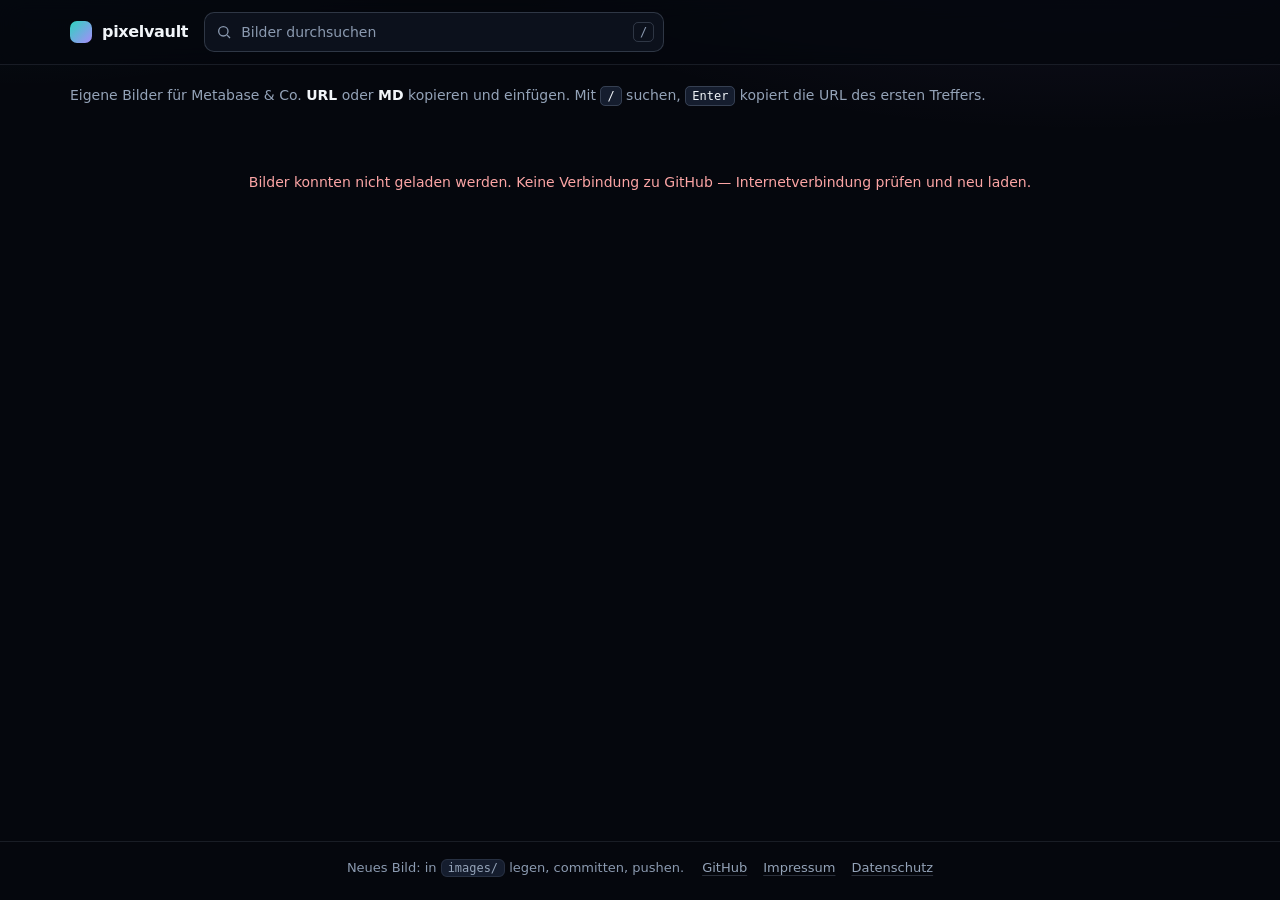
<file: index.html>
<!doctype html>
<html lang="de">
<head>
<meta charset="utf-8">
<meta name="viewport" content="width=device-width, initial-scale=1">
<title>pixelvault</title>
<meta name="description" content="Private Bildergalerie: eigene Bilder als URL oder Markdown kopieren und in Metabase & anderen Tools einbinden.">
<meta name="robots" content="noindex, nofollow, noarchive, noimageindex, nosnippet">
<meta name="googlebot" content="noindex, nofollow, noarchive, noimageindex, nosnippet">
<meta name="theme-color" content="#05070d">
<link rel="icon" href="favicon.svg" type="image/svg+xml">
<link rel="icon" href="favicon-96.png" sizes="96x96" type="image/png">
<link rel="icon" href="favicon-32.png" sizes="32x32" type="image/png">
<link rel="icon" href="favicon.ico" sizes="48x48">
<link rel="apple-touch-icon" href="apple-touch-icon.png">
<!-- Die Bildliste kommt von api.github.com (per fetch, daher crossorigin), die
     Großansicht von raw.githubusercontent.com. Die Verbindung vorab aufzubauen
     spart laut Lighthouse rund 300 ms. -->
<link rel="preconnect" href="https://api.github.com" crossorigin>
<link rel="preconnect" href="https://raw.githubusercontent.com">
<!-- Keine Schrift vom Google-Fonts-Server: Das übertrug bei jedem Aufruf die
     IP-Adresse ohne Einwilligung an Google. Die Schriftliste nimmt Inter, wenn
     lokal installiert, sonst die Systemschrift. -->
<link rel="stylesheet" href="style.css?v=dev">
</head>
<body>
  <header class="bar">
    <div class="bar-inner">
      <a class="brand" href="./">
        <span class="brand-mark" aria-hidden="true"></span>
        <h1 class="brand-name">pixelvault</h1>
      </a>
      <label class="search">
        <svg width="16" height="16" viewBox="0 0 24 24" fill="none" stroke="currentColor" stroke-width="2" aria-hidden="true"><circle cx="11" cy="11" r="7"/><line x1="21" y1="21" x2="16.65" y2="16.65"/></svg>
        <input id="search" type="search" placeholder="Bilder durchsuchen" aria-label="Bilder nach Dateiname durchsuchen" autocomplete="off" spellcheck="false">
        <kbd aria-hidden="true">/</kbd>
      </label>
      <span class="count" id="stats" aria-live="polite">lädt …</span>
    </div>
  </header>

  <main>
    <p class="intro">Eigene Bilder für Metabase &amp; Co. <b>URL</b> oder <b>MD</b> kopieren und einfügen. Mit <kbd>/</kbd> suchen, <kbd>Enter</kbd> kopiert die URL des ersten Treffers.</p>
    <section id="grid" class="grid" aria-label="Bilder"></section>
    <p id="empty" class="empty" hidden>Keine Bilder gefunden.</p>
    <p id="error" class="error" hidden></p>
  </main>

  <footer class="site-footer">
    <span>Neues Bild: in <code>images/</code> legen, committen, pushen.</span>
    <nav>
      <a href="https://github.com/freimoser/pixelvault" rel="noopener">GitHub</a>
      <a href="impressum.html">Impressum</a>
      <a href="datenschutz.html">Datenschutz</a>
    </nav>
  </footer>

  <div id="lightbox" class="lightbox" role="dialog" aria-modal="true" aria-labelledby="lb-name">
    <div class="lb-panel">
      <img id="lightbox-img" alt="">
      <div class="lb-bar">
        <div class="lb-meta">
          <span id="lb-name" class="name"></span>
          <span id="lb-size" class="size"></span>
        </div>
        <button id="lb-url" class="act" type="button">URL kopieren</button>
        <button id="lb-md" class="act" type="button">MD kopieren</button>
        <button id="lightbox-close" class="icon-btn" type="button" aria-label="Schließen">&times;</button>
      </div>
    </div>
  </div>

  <div id="toast" class="toast" role="status" aria-live="polite"></div>

  <script src="script.js?v=dev"></script>
</body>
</html>
</file>
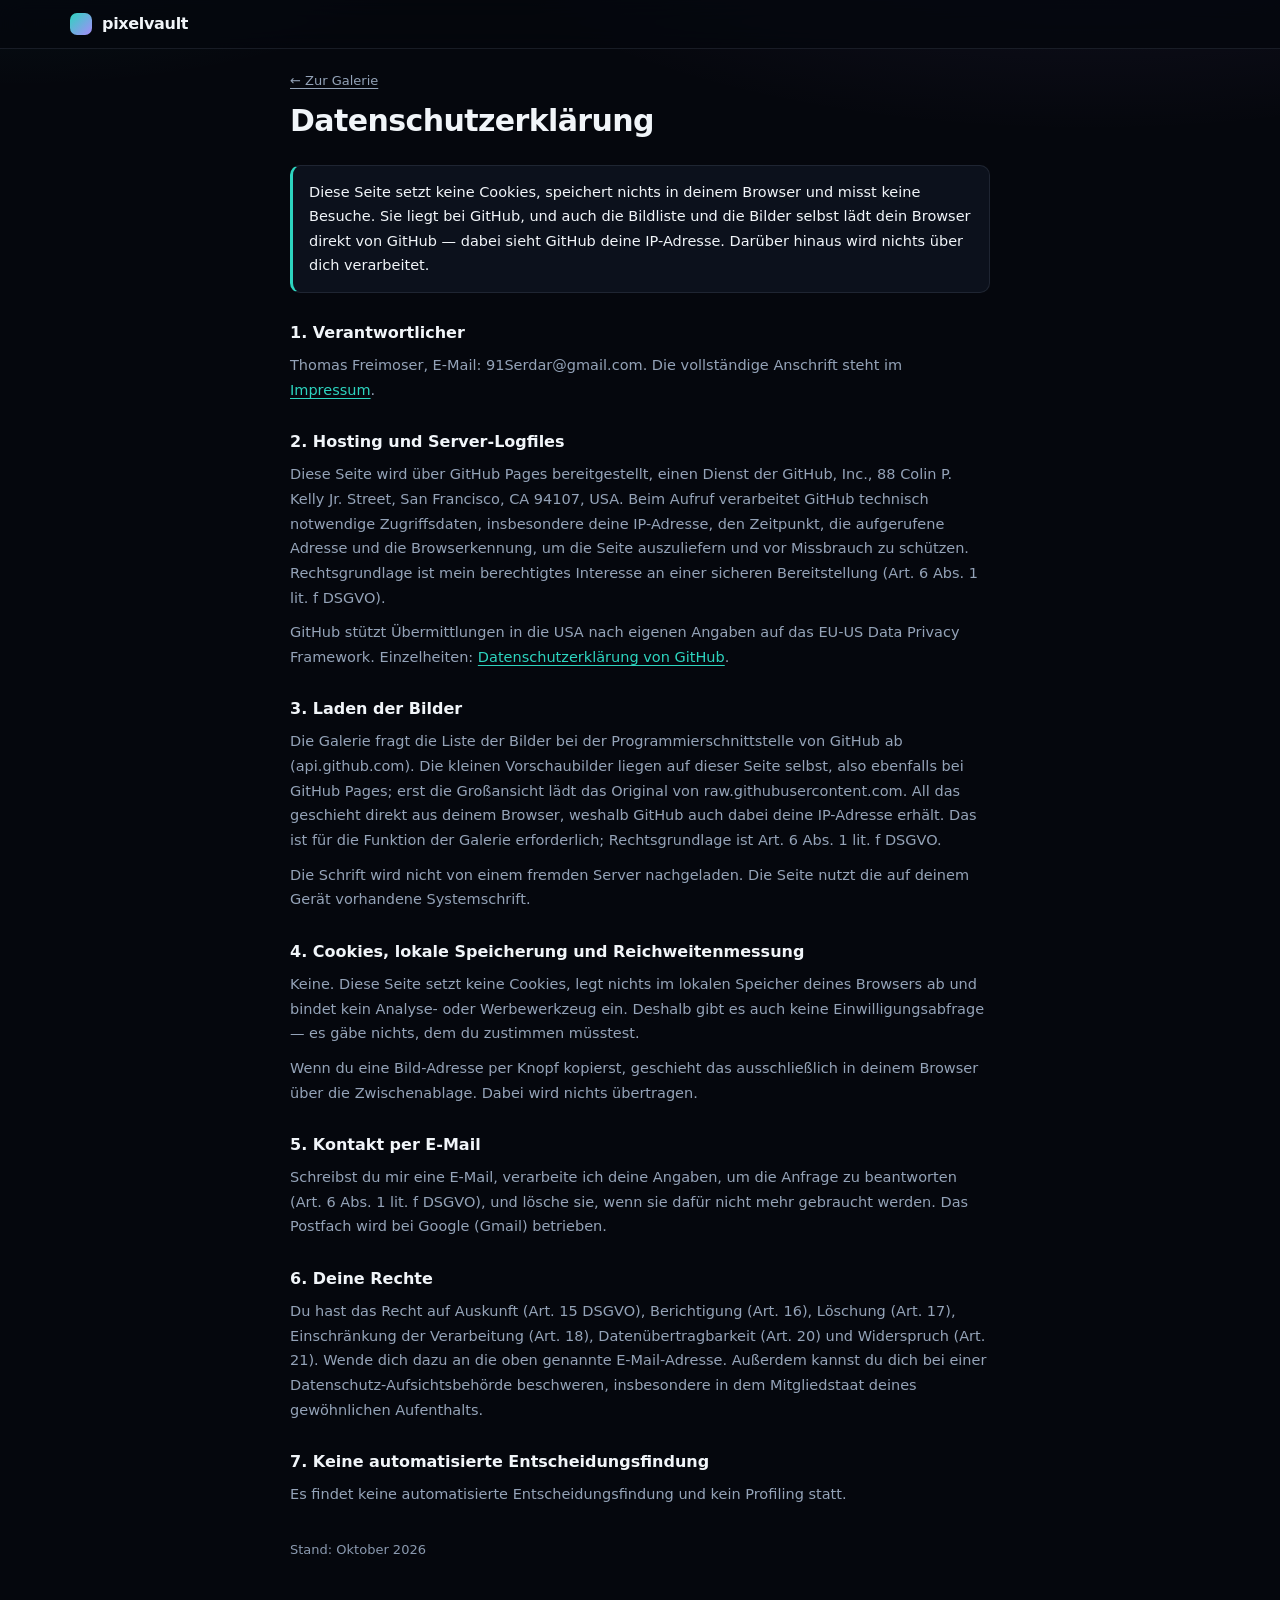
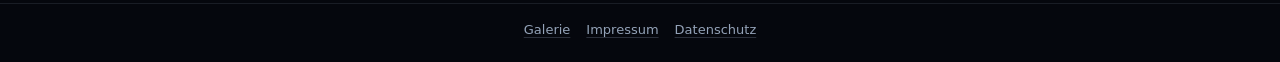
<file: datenschutz.html>
<!doctype html>
<html lang="de">
<head>
<meta charset="utf-8">
<meta name="viewport" content="width=device-width, initial-scale=1">
<title>Datenschutz · pixelvault</title>
<meta name="description" content="Datenschutzerklärung der pixelvault-Bildergalerie: keine Cookies, keine Messung, Bilder kommen von GitHub.">
<meta name="robots" content="noindex, follow">
<link rel="icon" href="favicon.svg" type="image/svg+xml">
<link rel="icon" href="favicon-96.png" sizes="96x96" type="image/png">
<link rel="icon" href="favicon-32.png" sizes="32x32" type="image/png">
<link rel="apple-touch-icon" href="apple-touch-icon.png">
<meta name="theme-color" content="#05070d">
<link rel="stylesheet" href="style.css?v=dev">
</head>
<body>
  <header class="bar">
    <div class="bar-inner">
      <a class="brand" href="./">
        <span class="brand-mark" aria-hidden="true"></span>
        <span class="brand-name">pixelvault</span>
      </a>
    </div>
  </header>

  <main>
    <article class="doc numbered">
      <a class="back-link" href="./">&larr; Zur Galerie</a>
      <h1>Datenschutzerklärung</h1>

      <div class="summary">
        <p>
          Diese Seite setzt keine Cookies, speichert nichts in deinem Browser und
          misst keine Besuche. Sie liegt bei GitHub, und auch die Bildliste und
          die Bilder selbst lädt dein Browser direkt von GitHub — dabei sieht
          GitHub deine IP-Adresse. Darüber hinaus wird nichts über dich
          verarbeitet.
        </p>
      </div>

      <h2>Verantwortlicher</h2>
      <p>
        Thomas Freimoser, E-Mail: 91Serdar@gmail.com. Die vollständige
        Anschrift steht im <a href="impressum.html">Impressum</a>.
      </p>

      <h2>Hosting und Server-Logfiles</h2>
      <p>
        Diese Seite wird über GitHub Pages bereitgestellt, einen Dienst der
        GitHub, Inc., 88 Colin P. Kelly Jr. Street, San Francisco, CA 94107,
        USA. Beim Aufruf verarbeitet GitHub technisch notwendige Zugriffsdaten,
        insbesondere deine IP-Adresse, den Zeitpunkt, die aufgerufene Adresse
        und die Browserkennung, um die Seite auszuliefern und vor Missbrauch zu
        schützen. Rechtsgrundlage ist mein berechtigtes Interesse an einer
        sicheren Bereitstellung (Art. 6 Abs. 1 lit. f DSGVO).
      </p>
      <p>
        GitHub stützt Übermittlungen in die USA nach eigenen Angaben auf das
        EU-US Data Privacy Framework. Einzelheiten:
        <a href="https://docs.github.com/de/site-policy/privacy-policies/github-general-privacy-statement" target="_blank" rel="noopener">Datenschutzerklärung von GitHub</a>.
      </p>

      <h2>Laden der Bilder</h2>
      <p>
        Die Galerie fragt die Liste der Bilder bei der Programmierschnittstelle
        von GitHub ab (api.github.com). Die kleinen Vorschaubilder liegen auf
        dieser Seite selbst, also ebenfalls bei GitHub Pages; erst die
        Großansicht lädt das Original von raw.githubusercontent.com. All das
        geschieht direkt aus deinem Browser, weshalb GitHub auch dabei deine
        IP-Adresse erhält. Das ist für die
        Funktion der Galerie erforderlich; Rechtsgrundlage ist Art. 6 Abs. 1
        lit. f DSGVO.
      </p>
      <p>
        Die Schrift wird nicht von einem fremden Server nachgeladen. Die Seite
        nutzt die auf deinem Gerät vorhandene Systemschrift.
      </p>

      <h2>Cookies, lokale Speicherung und Reichweitenmessung</h2>
      <p>
        Keine. Diese Seite setzt keine Cookies, legt nichts im lokalen Speicher
        deines Browsers ab und bindet kein Analyse- oder Werbewerkzeug ein.
        Deshalb gibt es auch keine Einwilligungsabfrage — es gäbe nichts, dem
        du zustimmen müsstest.
      </p>
      <p>
        Wenn du eine Bild-Adresse per Knopf kopierst, geschieht das
        ausschließlich in deinem Browser über die Zwischenablage. Dabei wird
        nichts übertragen.
      </p>

      <h2>Kontakt per E-Mail</h2>
      <p>
        Schreibst du mir eine E-Mail, verarbeite ich deine Angaben, um die
        Anfrage zu beantworten (Art. 6 Abs. 1 lit. f DSGVO), und lösche sie,
        wenn sie dafür nicht mehr gebraucht werden. Das Postfach wird bei Google
        (Gmail) betrieben.
      </p>

      <h2>Deine Rechte</h2>
      <p>
        Du hast das Recht auf Auskunft (Art. 15 DSGVO), Berichtigung (Art. 16),
        Löschung (Art. 17), Einschränkung der Verarbeitung (Art. 18),
        Datenübertragbarkeit (Art. 20) und Widerspruch (Art. 21). Wende dich
        dazu an die oben genannte E-Mail-Adresse. Außerdem kannst du dich bei
        einer Datenschutz-Aufsichtsbehörde beschweren, insbesondere in dem
        Mitgliedstaat deines gewöhnlichen Aufenthalts.
      </p>

      <h2>Keine automatisierte Entscheidungsfindung</h2>
      <p>
        Es findet keine automatisierte Entscheidungsfindung und kein Profiling
        statt.
      </p>

      <p class="stand">Stand: Oktober 2026</p>
    </article>
  </main>

  <footer class="site-footer">
    <nav>
      <a href="./">Galerie</a>
      <a href="impressum.html">Impressum</a>
      <a href="datenschutz.html">Datenschutz</a>
    </nav>
  </footer>
</body>
</html>
</file>
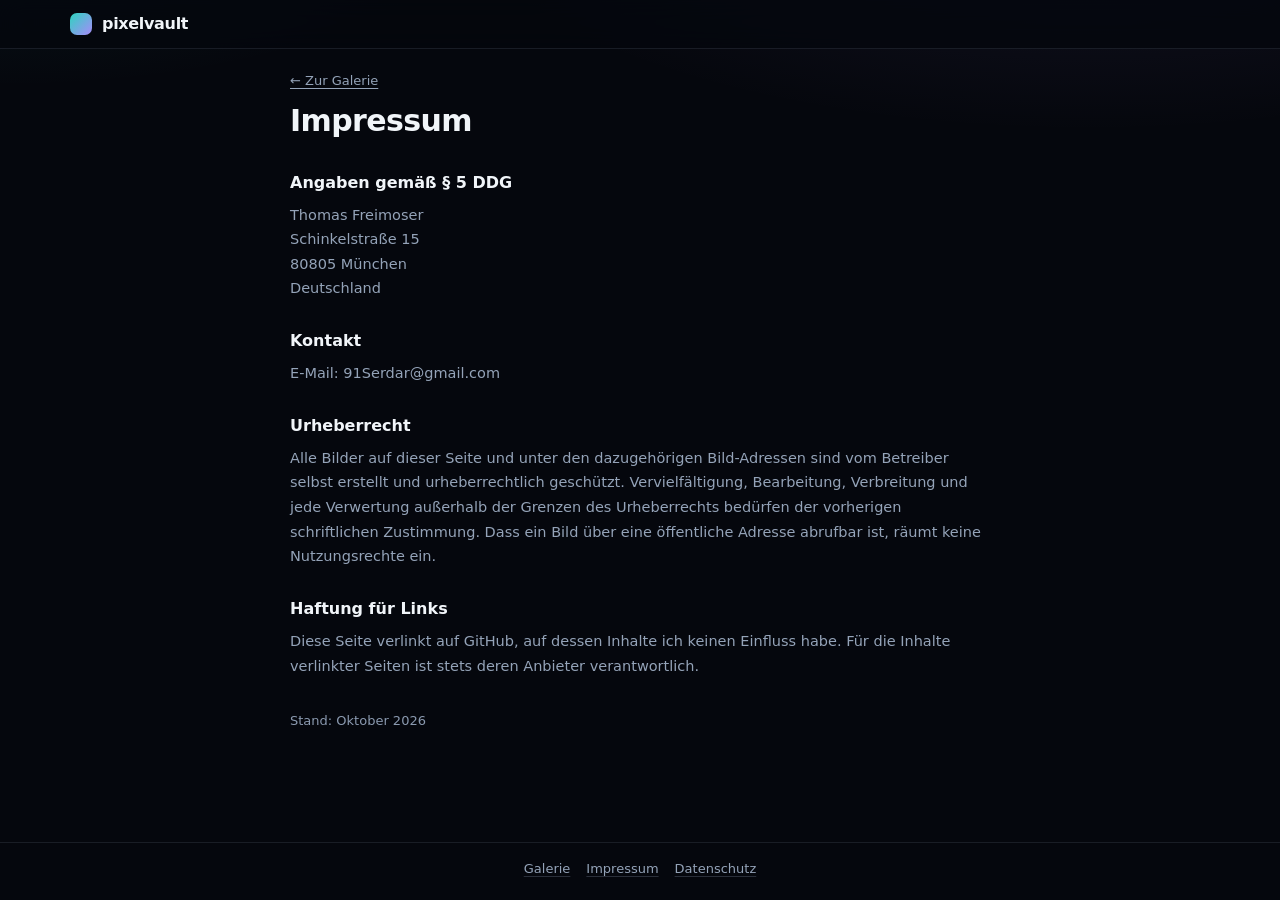
<file: impressum.html>
<!doctype html>
<html lang="de">
<head>
<meta charset="utf-8">
<meta name="viewport" content="width=device-width, initial-scale=1">
<title>Impressum · pixelvault</title>
<!-- noindex wegen der Privatanschrift: § 5 DDG verlangt Erreichbarkeit, nicht
     Auffindbarkeit über Google. follow bleibt an. -->
<meta name="description" content="Impressum der pixelvault-Bildergalerie: Anbieterangaben nach § 5 DDG und Kontakt.">
<meta name="robots" content="noindex, follow">
<link rel="icon" href="favicon.svg" type="image/svg+xml">
<link rel="icon" href="favicon-96.png" sizes="96x96" type="image/png">
<link rel="icon" href="favicon-32.png" sizes="32x32" type="image/png">
<link rel="apple-touch-icon" href="apple-touch-icon.png">
<meta name="theme-color" content="#05070d">
<link rel="stylesheet" href="style.css?v=dev">
</head>
<body>
  <header class="bar">
    <div class="bar-inner">
      <a class="brand" href="./">
        <span class="brand-mark" aria-hidden="true"></span>
        <span class="brand-name">pixelvault</span>
      </a>
    </div>
  </header>

  <main>
    <article class="doc">
      <a class="back-link" href="./">&larr; Zur Galerie</a>
      <h1>Impressum</h1>

      <h2>Angaben gemäß § 5 DDG</h2>
      <p>
        Thomas Freimoser<br>
        Schinkelstraße 15<br>
        80805 München<br>
        Deutschland
      </p>

      <h2>Kontakt</h2>
      <p>E-Mail: 91Serdar@gmail.com</p>

      <h2>Urheberrecht</h2>
      <p>
        Alle Bilder auf dieser Seite und unter den dazugehörigen Bild-Adressen
        sind vom Betreiber selbst erstellt und urheberrechtlich geschützt.
        Vervielfältigung, Bearbeitung, Verbreitung und jede Verwertung außerhalb
        der Grenzen des Urheberrechts bedürfen der vorherigen schriftlichen
        Zustimmung. Dass ein Bild über eine öffentliche Adresse abrufbar ist,
        räumt keine Nutzungsrechte ein.
      </p>

      <h2>Haftung für Links</h2>
      <p>
        Diese Seite verlinkt auf GitHub, auf dessen Inhalte ich keinen Einfluss
        habe. Für die Inhalte verlinkter Seiten ist stets deren Anbieter
        verantwortlich.
      </p>

      <p class="stand">Stand: Oktober 2026</p>
    </article>
  </main>

  <footer class="site-footer">
    <nav>
      <a href="./">Galerie</a>
      <a href="impressum.html">Impressum</a>
      <a href="datenschutz.html">Datenschutz</a>
    </nav>
  </footer>
</body>
</html>
</file>
<file: style.css>
/*
 * pixelvault — eine Seite, ein Zweck: Bild finden, Adresse kopieren.
 *
 * Farben aus dem freimoser.de-Thema. Jeder Textfarbton ist gegen alle drei
 * Hintergründe (Seite, Karte, Knopf) auf mindestens 4,5:1 geprüft; --line
 * ist ausschließlich für Rahmen da, nie für Text.
 */
:root {
  --bg: #05070d;
  --card: #0c111c;
  --raised: #151d2e;
  --text: #f1f5f9;          /* 18,4:1 */
  --text-2: #94a3b8;        /*  7,9:1 */
  --muted: #8b9ab0;         /*  7,0:1 — ersetzt #64748b (4,2:1) und #475569 (2,7:1) */
  --line: rgba(148, 163, 184, 0.14);
  --line-strong: rgba(148, 163, 184, 0.26);
  --accent: #2dd4bf;        /* 10,8:1 */
  --accent-soft: rgba(45, 212, 191, 0.12);
  --violet: #a78bfa;
  --warn: #fbbf24;          /* 12,1:1 */
  --radius: 14px;
  --font: "Inter", -apple-system, system-ui, "Segoe UI", Roboto, sans-serif;
  --mono: ui-monospace, "SF Mono", Menlo, Consolas, monospace;
}

* { box-sizing: border-box; }

html { color-scheme: dark; }
body {
  margin: 0;
  min-height: 100vh;
  display: flex;
  flex-direction: column;
  background:
    radial-gradient(1100px 420px at 85% -120px, rgba(167, 139, 250, 0.10), transparent 60%),
    radial-gradient(900px 380px at 0% -140px, rgba(45, 212, 191, 0.10), transparent 60%),
    var(--bg);
  color: var(--text);
  font: 15px/1.5 var(--font);
  -webkit-font-smoothing: antialiased;
}

a { color: var(--accent); }
a:hover { color: #5eead4; }
code {
  font-family: var(--mono);
  font-size: 0.92em;
  background: var(--raised);
  border: 1px solid var(--line);
  border-radius: 6px;
  padding: 1px 6px;
  color: var(--text-2);
}
[hidden] { display: none !important; }

:focus-visible {
  outline: 2px solid var(--accent);
  outline-offset: 2px;
  border-radius: 8px;
}

/* --- Kopfleiste: Marke, Suche, Zähler in einer Zeile ------------------ */
.bar {
  position: sticky;
  top: 0;
  z-index: 10;
  background: rgba(5, 7, 13, 0.78);
  backdrop-filter: blur(12px);
  -webkit-backdrop-filter: blur(12px);
  border-bottom: 1px solid var(--line);
}
.bar-inner {
  max-width: 1180px;
  margin: 0 auto;
  padding: 12px 20px;
  display: flex;
  align-items: center;
  gap: 16px;
}
.brand {
  display: flex;
  align-items: center;
  gap: 10px;
  color: var(--text);
  text-decoration: none;
  flex-shrink: 0;
}
.brand:hover { color: var(--text); }
.brand-mark {
  width: 22px;
  height: 22px;
  border-radius: 7px;
  background: linear-gradient(135deg, var(--accent), var(--violet));
}
.brand-name {
  margin: 0;
  font-size: 16px;
  font-weight: 750;
  letter-spacing: -0.02em;
}

.search {
  position: relative;
  flex: 1;
  max-width: 460px;
}
.search svg {
  position: absolute;
  left: 12px;
  top: 50%;
  transform: translateY(-50%);
  color: var(--muted);
  pointer-events: none;
}
.search input {
  width: 100%;
  height: 40px;
  padding: 0 40px 0 36px;
  background: var(--card);
  border: 1px solid var(--line-strong);
  border-radius: 10px;
  color: var(--text);
  font: inherit;
  font-size: 14px;
  transition: border-color 0.15s, background 0.15s;
}
.search input::placeholder { color: var(--muted); }
.search input:focus { outline: none; border-color: var(--accent); background: #0e1522; }
.search input::-webkit-search-cancel-button { display: none; }
.search kbd {
  position: absolute;
  right: 10px;
  top: 50%;
  transform: translateY(-50%);
  font: 12px/1 var(--mono);
  color: var(--muted);
  border: 1px solid var(--line-strong);
  border-radius: 5px;
  padding: 3px 6px;
}
.search input:focus ~ kbd { display: none; }

.count {
  margin-left: auto;
  color: var(--muted);
  font-size: 13px;
  white-space: nowrap;
  font-variant-numeric: tabular-nums;
}

/* --- Inhalt ------------------------------------------------------------- */
main {
  flex: 1;
  width: 100%;
  max-width: 1180px;
  margin: 0 auto;
  padding: 20px 20px 32px;
}
.intro {
  margin: 0 0 18px;
  color: var(--text-2);
  font-size: 14px;
}
.intro b { color: var(--text); font-weight: 600; }

.grid {
  display: grid;
  grid-template-columns: repeat(auto-fill, minmax(190px, 1fr));
  gap: 14px;
}

.card {
  display: flex;
  flex-direction: column;
  background: var(--card);
  border: 1px solid var(--line);
  border-radius: var(--radius);
  overflow: hidden;
  transition: border-color 0.15s, transform 0.15s;
}
.card:hover { border-color: var(--line-strong); }

.thumb {
  all: unset;
  display: block;
  aspect-ratio: 16 / 10;
  cursor: zoom-in;
  /* Schachbrett zeigt, wo ein PNG transparent ist. */
  background:
    conic-gradient(#121a28 25%, #0c111c 0 50%, #121a28 0 75%, #0c111c 0) 0 0 / 14px 14px;
}
.thumb img {
  width: 100%;
  height: 100%;
  object-fit: contain;
  display: block;
  transition: transform 0.25s ease;
}
.card:hover .thumb img { transform: scale(1.02); }
.thumb:focus-visible { outline-offset: -2px; border-radius: 0; }

.card-foot {
  display: flex;
  align-items: center;
  gap: 8px;
  padding: 10px 10px 10px 12px;
  border-top: 1px solid var(--line);
}
.meta { flex: 1; min-width: 0; }
.name {
  display: block;
  font: 12.5px/1.35 var(--mono);
  color: var(--text-2);
  white-space: nowrap;
  overflow: hidden;
  text-overflow: ellipsis;
}
.size {
  font-size: 11.5px;
  color: var(--muted);
  font-variant-numeric: tabular-nums;
}
/* Bernstein statt Rot: ein großes Bild ist ein Hinweis, kein Fehler. */
.size.heavy { color: var(--warn); cursor: help; }

.act {
  appearance: none;
  height: 30px;
  padding: 0 10px;
  border-radius: 8px;
  border: 1px solid var(--line-strong);
  background: var(--raised);
  color: var(--text);
  font: 600 12px/1 var(--font);
  letter-spacing: 0.02em;
  cursor: pointer;
  transition: border-color 0.15s, color 0.15s, background 0.15s;
}
.act:hover { border-color: var(--accent); color: #5eead4; }
.act.copied { background: var(--accent-soft); border-color: var(--accent); color: #5eead4; }

.empty, .error {
  margin: 48px 0;
  text-align: center;
  color: var(--text-2);
  font-size: 14px;
}
.error { color: #fca5a5; }

/* --- Fuß ---------------------------------------------------------------- */
.site-footer {
  border-top: 1px solid var(--line);
  padding: 16px 20px 22px;
  display: flex;
  flex-wrap: wrap;
  gap: 8px 18px;
  justify-content: center;
  align-items: center;
  font-size: 13px;
  color: var(--muted);
}
.site-footer nav { display: flex; gap: 16px; }
.site-footer a { color: var(--text-2); text-decoration: underline; text-underline-offset: 3px; text-decoration-color: var(--line-strong); }
.site-footer a:hover { color: var(--accent); text-decoration-color: currentColor; }

/* --- Großansicht ------------------------------------------------------- */
.lightbox {
  position: fixed;
  inset: 0;
  z-index: 100;
  display: flex;
  align-items: center;
  justify-content: center;
  padding: 24px;
  background: rgba(3, 5, 10, 0.9);
  backdrop-filter: blur(6px);
  -webkit-backdrop-filter: blur(6px);
  opacity: 0;
  visibility: hidden;
  pointer-events: none;
  /* Sichtbarkeit schaltet ohne Dauer um — nur die Verzögerung unterscheidet
     sich. So hängt das Sichtbarwerden nie daran, dass eine Animation läuft. */
  transition: opacity 0.16s ease, visibility 0s linear 0.16s;
}
.lightbox.show {
  opacity: 1;
  visibility: visible;
  pointer-events: auto;
  transition: opacity 0.16s ease, visibility 0s linear 0s;
}
.lb-panel {
  display: flex;
  flex-direction: column;
  max-width: min(1100px, 100%);
  max-height: 100%;
  background: var(--card);
  border: 1px solid var(--line-strong);
  border-radius: 16px;
  overflow: hidden;
  box-shadow: 0 24px 80px rgba(0, 0, 0, 0.6);
}
.lb-panel img {
  display: block;
  max-width: 100%;
  max-height: calc(100vh - 140px);
  object-fit: contain;
  background: conic-gradient(#121a28 25%, #0c111c 0 50%, #121a28 0 75%, #0c111c 0) 0 0 / 16px 16px;
}
.lb-bar {
  display: flex;
  align-items: center;
  gap: 8px;
  padding: 10px 12px 10px 14px;
  border-top: 1px solid var(--line);
}
.lb-meta { flex: 1; min-width: 0; }
.icon-btn {
  appearance: none;
  width: 32px;
  height: 30px;
  border-radius: 8px;
  border: 1px solid var(--line-strong);
  background: transparent;
  color: var(--text-2);
  font-size: 20px;
  line-height: 1;
  cursor: pointer;
}
.icon-btn:hover { color: var(--text); border-color: var(--text-2); }

/* --- Rückmeldung ------------------------------------------------------- */
.toast {
  position: fixed;
  left: 50%;
  bottom: 22px;
  z-index: 200;
  transform: translate(-50%, 12px);
  max-width: calc(100vw - 32px);
  padding: 10px 16px;
  border-radius: 10px;
  border: 1px solid var(--accent);
  background: #0f1a24;
  color: var(--text);
  font-size: 13.5px;
  box-shadow: 0 10px 30px rgba(0, 0, 0, 0.45);
  opacity: 0;
  pointer-events: none;
  transition: opacity 0.18s, transform 0.18s;
}
.toast.show { opacity: 1; transform: translate(-50%, 0); }

/* --- Rechtsseiten ------------------------------------------------------ */
.doc { max-width: 700px; margin: 0 auto; }
.doc h1 { font-size: clamp(24px, 4vw, 30px); letter-spacing: -0.02em; margin: 6px 0 22px; }
.doc h2 { font-size: 16px; margin: 28px 0 8px; }
.doc p, .doc li { color: var(--text-2); font-size: 14.5px; line-height: 1.7; margin: 0 0 10px; }
/* Links im Fließtext brauchen mehr als Farbe, sonst sind sie für
   Farbfehlsichtige nicht als Links erkennbar. */
.doc a { text-decoration: underline; text-underline-offset: 3px; }
.doc .summary {
  background: var(--card);
  border: 1px solid var(--line);
  border-left: 3px solid var(--accent);
  border-radius: 10px;
  padding: 14px 16px;
  margin-bottom: 8px;
}
.doc .summary p { margin: 0; color: var(--text); }
.doc .stand { color: var(--muted); font-size: 13px; margin-top: 32px; }
.back-link { display: inline-block; font-size: 13px; color: var(--text-2); text-decoration: none; }
.back-link:hover { color: var(--accent); }
/* Abschnittsnummern per Zähler, nie von Hand. */
.doc.numbered { counter-reset: abschnitt; }
.doc.numbered h2::before { counter-increment: abschnitt; content: counter(abschnitt) ". "; }

/* --- 404 ---------------------------------------------------------------- */
.notfound { max-width: 560px; margin: 12vh auto 0; text-align: center; padding: 0 20px; }
.notfound-code { font: 700 56px/1 var(--font); letter-spacing: -0.04em; margin: 0 0 10px;
  background: linear-gradient(135deg, var(--accent), var(--violet)); -webkit-background-clip: text; background-clip: text; color: transparent; }
.notfound h1 { font-size: 22px; margin: 0 0 10px; }
.notfound p { color: var(--text-2); }
.btn {
  display: inline-block;
  margin-top: 10px;
  padding: 10px 16px;
  border-radius: 10px;
  background: var(--accent);
  color: #04201c;
  font-weight: 650;
  text-decoration: none;
}
.btn:hover { color: #04201c; background: #5eead4; }

/* --- Schmal ------------------------------------------------------------- */
@media (max-width: 560px) {
  .bar-inner { flex-wrap: wrap; gap: 10px 12px; padding: 10px 14px; }
  .search { order: 3; flex-basis: 100%; max-width: none; }
  .search kbd { display: none; }
  main { padding: 16px 14px 28px; }
  .grid { grid-template-columns: repeat(auto-fill, minmax(150px, 1fr)); gap: 10px; }
  .lightbox { padding: 10px; }
  .lb-bar { flex-wrap: wrap; }
  .lb-meta { flex-basis: 100%; }
}

@media (prefers-reduced-motion: reduce) {
  *, *::before, *::after { transition: none !important; }
}

/* Tastenhinweise im Einleitungssatz */
.intro kbd {
  font: 12px/1 var(--mono);
  color: var(--text);
  background: var(--raised);
  border: 1px solid var(--line-strong);
  border-radius: 5px;
  padding: 2px 6px;
}

/* Fuß der Karte zweizeilig: Name und Größe bekommen die volle Breite, die
   Knöpfe teilen sich die zweite Zeile. Einzeilig schrumpfte der Name bei
   360 px auf "pet…" und die Größe brach über drei Zeilen. Breitere Knöpfe
   sind außerdem leichter zu treffen. */
.card-foot { flex-wrap: wrap; row-gap: 10px; }
.card-foot .meta { flex-basis: 100%; }
.card-foot .act { flex: 1; }
</file>
